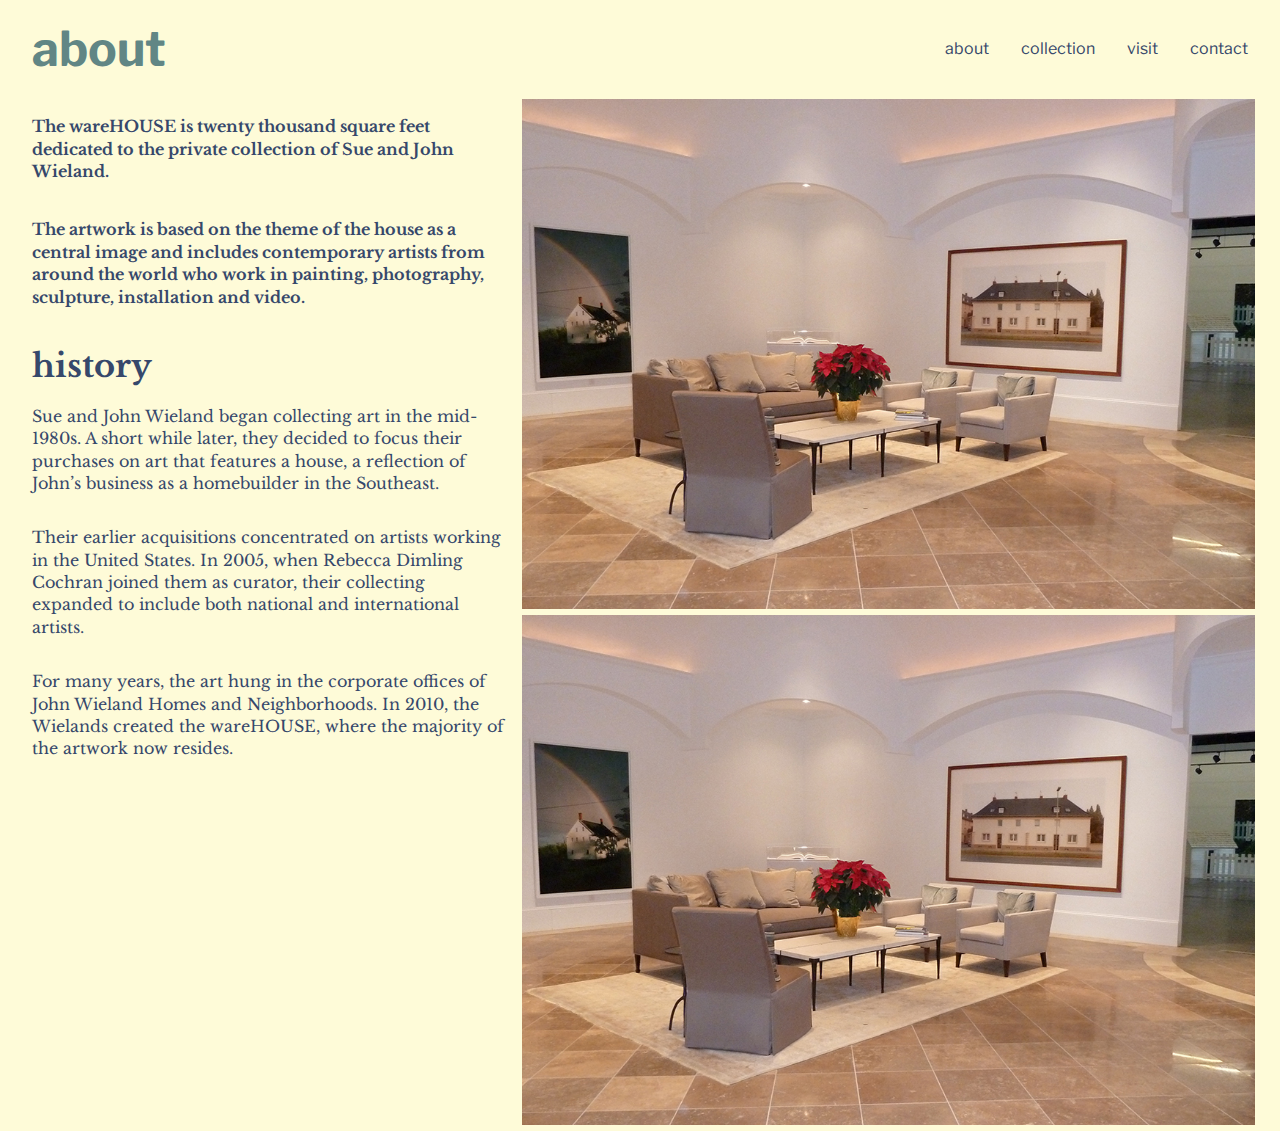
<file: about.html>
<!DOCTYPE html>
<html lang="en" dir="ltr">
  <head>
    <meta charset="utf-8">
    <title>The wareHOUSE | about</title>
    <link href="https://fonts.googleapis.com/css?family=Libre+Baskerville:400,400i,700|Libre+Franklin:400,400i,700,700i" rel="stylesheet">
    <link href="./resources/css/reset.css" type="text/css" rel="stylesheet" />
    <link href="./resources/css/style.css" type="text/css" rel="stylesheet" />
  </head>
  <body>

    <div class="headline">
      <h1>about</h1>
      <span> <a href="./about.html">about</a> </span>
      <span> <a href="./collection.html">collection</a> </span>
      <span><a href="./visit.html">visit</a></span>
      <span><a href="./contact.html">contact</a></span>
    </div>

    <div class="page-container" id="about">

      <div class="page-text">
        <p class="lead">The wareHOUSE is twenty thousand square feet dedicated to the private collection of Sue and John Wieland.</p>
        <p class="lead">The artwork is based on the theme of the house as a central image and includes contemporary artists from around the world who work in painting, photography, sculpture, installation and video.</p>
        <h2>history</h2>
        <p>Sue and John Wieland began collecting art in the mid-1980s. A short while later, they decided to focus their purchases on art that features a house, a reflection of John’s business as a homebuilder in the Southeast.</p>
        <p>Their earlier acquisitions concentrated on artists working in the United States. In 2005, when Rebecca Dimling Cochran joined them as curator, their collecting expanded to include both national and international artists.</p>
        <p>For many years, the art hung in the corporate offices of John Wieland Homes and Neighborhoods. In 2010, the Wielands created the wareHOUSE, where the majority of the artwork now resides.</p>
      </div>

      <div class="page-img">
        <img src="./resources/images/warehouse-lobby.jpg" />
        <img src="./resources/images/warehouse-lobby.jpg" />
      </div>

    </div>

  </body>
</html>
</file>
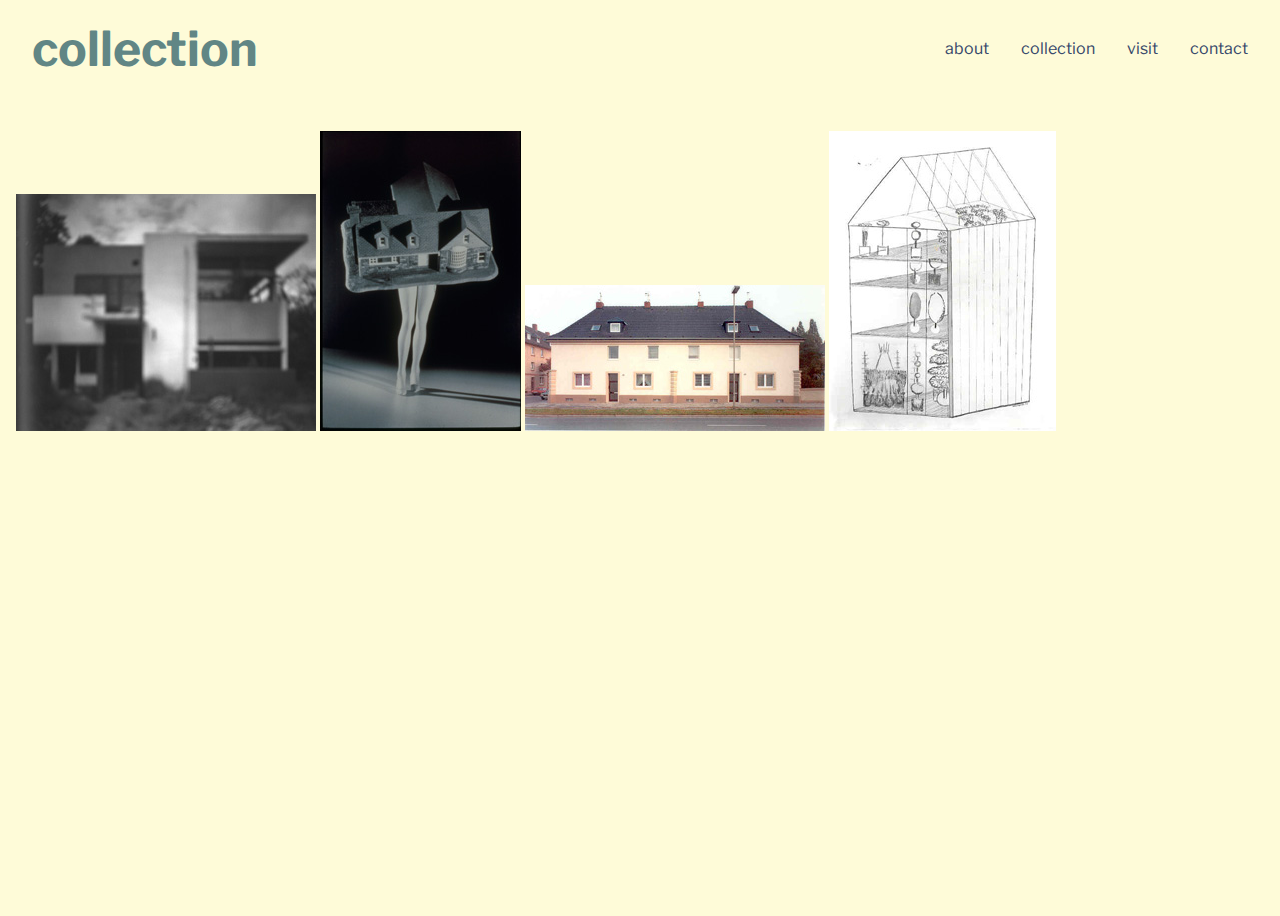
<file: collection.html>
<!DOCTYPE html>
<html lang="en" dir="ltr">
  <head>
    <meta charset="utf-8">
    <title>The wareHOUSE | collection</title>
    <link href="https://fonts.googleapis.com/css?family=Libre+Baskerville:400,400i,700|Libre+Franklin:400,400i,700,700i" rel="stylesheet">
    <link href="./resources/css/reset.css" type="text/css" rel="stylesheet" />
    <link href="./resources/css/style.css" type="text/css" rel="stylesheet" />
  </head>
  <body>

    <div class="headline">
      <h1>collection</h1>
      <span> <a href="./about.html">about</a> </span>
      <span> <a href="./collection.html">collection</a> </span>
      <span><a href="./visit.html">visit</a></span>
      <span><a href="./contact.html">contact</a></span>
    </div>

    <div id="carousel">
      <div class="slide">
        <img src="./resources/images/sugimoto.jpg"/>
      </div>
      <div class="slide">
        <img src="./resources/images/simmons.jpg"/>
      </div>
      <div class="slide">
        <img src="./resources/images/ruff.jpg"/>
      </div>
      <div class="slide">
        <img src="./resources/images/bourgeois.jpg"/>
      </div>
    </div>

  </body>
</html>
</file>
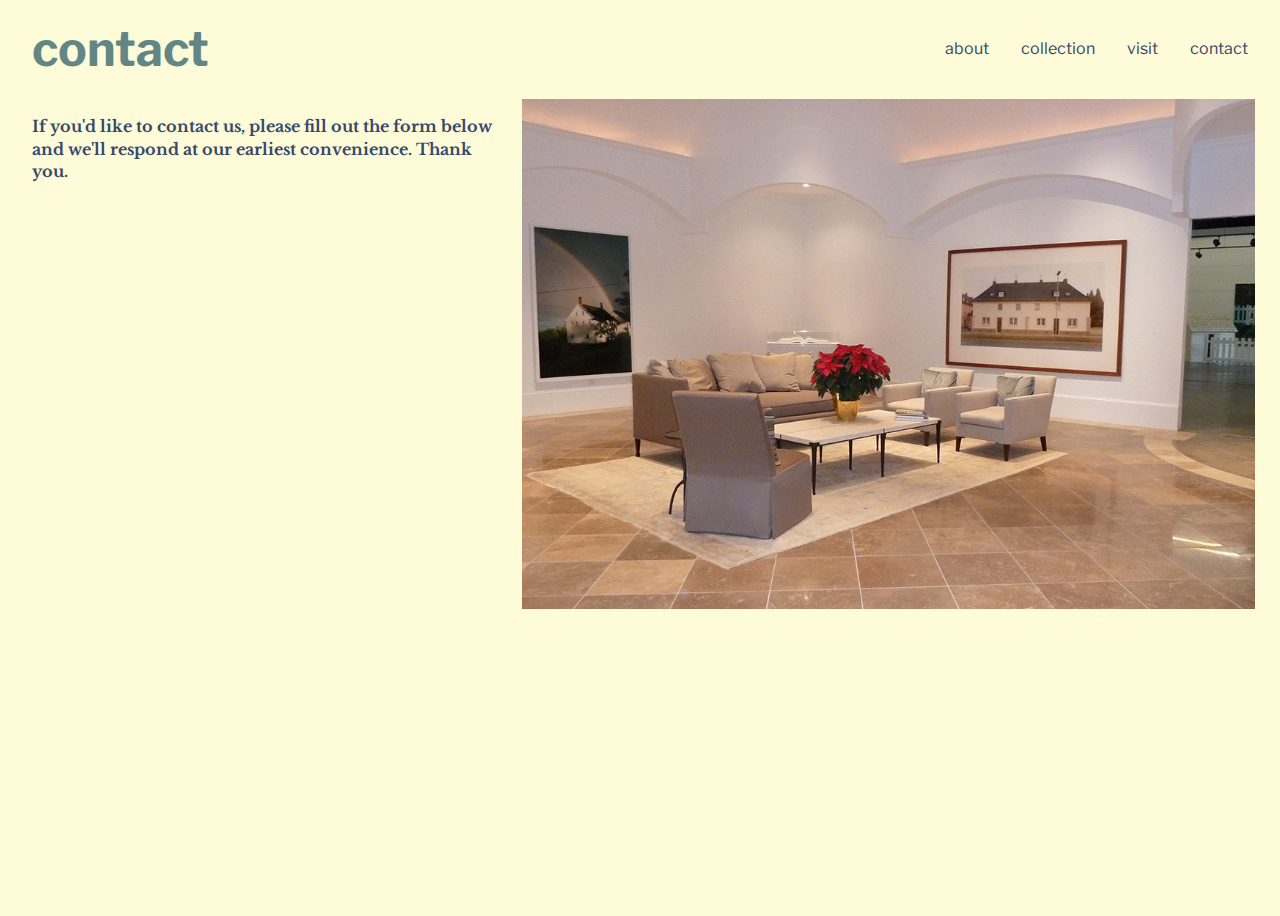
<file: contact.html>
<!DOCTYPE html>
<html lang="en" dir="ltr">
  <head>
    <meta charset="utf-8">
    <title>The wareHOUSE | contact</title>
    <link href="https://fonts.googleapis.com/css?family=Libre+Baskerville:400,400i,700|Libre+Franklin:400,400i,700,700i" rel="stylesheet">
    <link href="./resources/css/reset.css" type="text/css" rel="stylesheet" />
    <link href="./resources/css/style.css" type="text/css" rel="stylesheet" />
  </head>
  <body>

      <div class="headline">
        <h1>contact</h1>
        <span> <a href="./about.html">about</a> </span>
        <span><a href="./collection.html">collection</a></span>
        <span><a href="./visit.html">visit</a></span>
        <span><a href="./contact.html">contact</a></span>
      </div>

      <div class="page-container">

        <div class="page-text">
          <p class="lead">If you'd like to contact us, please fill out the form below and we'll respond at our earliest convenience. Thank you.</p>
        </div>

        <div class="page-img">
          <img src="./resources/images/warehouse-lobby.jpg" />
        </div>

      </div>

  </body>
</html>
</file>
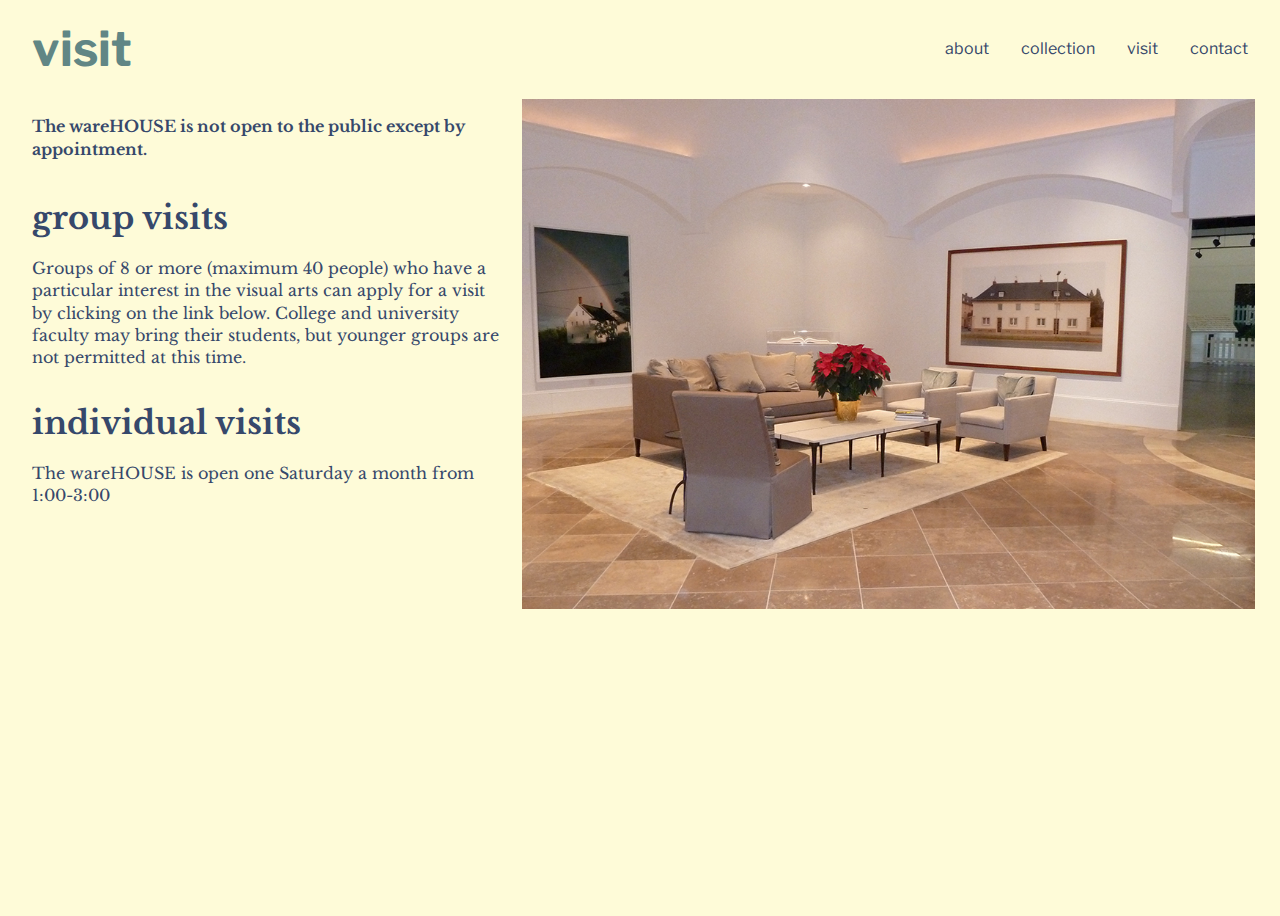
<file: visit.html>
<!DOCTYPE html>
<html lang="en" dir="ltr">
  <head>
    <meta charset="utf-8">
    <title>The wareHOUSE | visit</title>
    <link href="https://fonts.googleapis.com/css?family=Libre+Baskerville:400,400i,700|Libre+Franklin:400,400i,700,700i" rel="stylesheet">
    <link href="./resources/css/reset.css" type="text/css" rel="stylesheet" />
    <link href="./resources/css/style.css" type="text/css" rel="stylesheet" />
  </head>
  <body>

      <div class="headline">
        <h1>visit</h1>
        <span> <a href="./about.html">about</a> </span>
        <span><a href="./collection.html">collection</a></span>
        <span><a href="./visit.html">visit</a></span>
        <span><a href="./contact.html">contact</a></span>
      </div>

      <div class="page-container">

        <div class="page-text">
          <p class="lead">The wareHOUSE is not open to the public except by appointment.</p>
          <h2>group visits</h2>
          <p>Groups of 8 or more (maximum 40 people) who have a particular interest in the visual arts can apply for a visit by clicking on the link below. College and university faculty may bring their students, but younger groups are not permitted at this time.</p>
          <h2>individual visits</h2>
          <p>The wareHOUSE is open one Saturday a month from 1:00-3:00</p>
        </div>

        <div class="page-img">
          <img src="./resources/images/warehouse-lobby.jpg" />
        </div>

      </div>

  </body>
</html>
</file>
<file: resources/css/style.css>
/* universal styles */
body, html {
  height: 100%;
  background-color: #fefbd8;
}

body {
  padding-left: 1rem;
  line-height: 1.4;
}

/* page styles */

.page-container {
  display: flex;
  flex-wrap: wrap;
  margin-top: 1rem;
}

.page-text {
  width: 40%;
}

.page-img {
  width: 58%;
}

.page-img img {
  max-width: 100%;
}

/* body text */

h1 {
  font-family: "Libre Franklin", sans-serif;
  font-size: 3rem;
  font-weight: 700;
  color: #618685;
}

h2 {
  font-family: "Libre Baskerville", serif;
  font-size: 2rem;
  font-weight: 700;
  padding: 1rem 0 0 1rem;
  color: #36486b;
}

p {

  font-family: "Libre Baskerville", serif;
  font-size: 1rem;
  padding: 1rem;
  color: #36486b;
}

.lead {
  font-weight: 700;
  margin-bottom: .25rem;
}

/* headline */

.headline {
  display: flex;
  align-items: center;
  margin: 1rem;
}

.headline h1 {
  flex-grow: 1;
}

.headline span {
  font-family: "Libre Franklin", sans-serif;
  font-size: 1rem;
  padding: 0 1rem;
}

/* links */

a:link, a:visited {
  text-decoration: none;
  color: #36486b;
}

a:hover, a:active {
  text-decoration: none;
  color: #4040a1;
}

/* carousel */

#carousel {
    width: 100%;
    overflow: visible;
    white-space: nowrap;
    overflow-y: scroll;
    margin-top: 3rem;
}

#carousel .slide {
    display: inline;
}

#carousel .slide img {
  max-width: 100%;
}

@media screen and (max-width: 600px) {
  #carousel .slide img {
    max-width: 90%;
    display: block;
    padding: 1rem;
  }
}

/* index */

nav {
  flex-grow: 1;
  font-family: "Libre Franklin", sans-serif;
  font-size: 1.5rem;
  max-width: 20%;
}

.logo {
  font-family: "Libre Franklin", sans-serif;
  font-size: 4rem;
  font-weight: 700;
  color: #618685;
  margin-bottom: 1rem;
}

nav li {
  display: block;
  padding: .5rem 0;
}

.banner {
  max-width: 75%;
}

.banner img {
  max-width: 100%;
}
</file>
